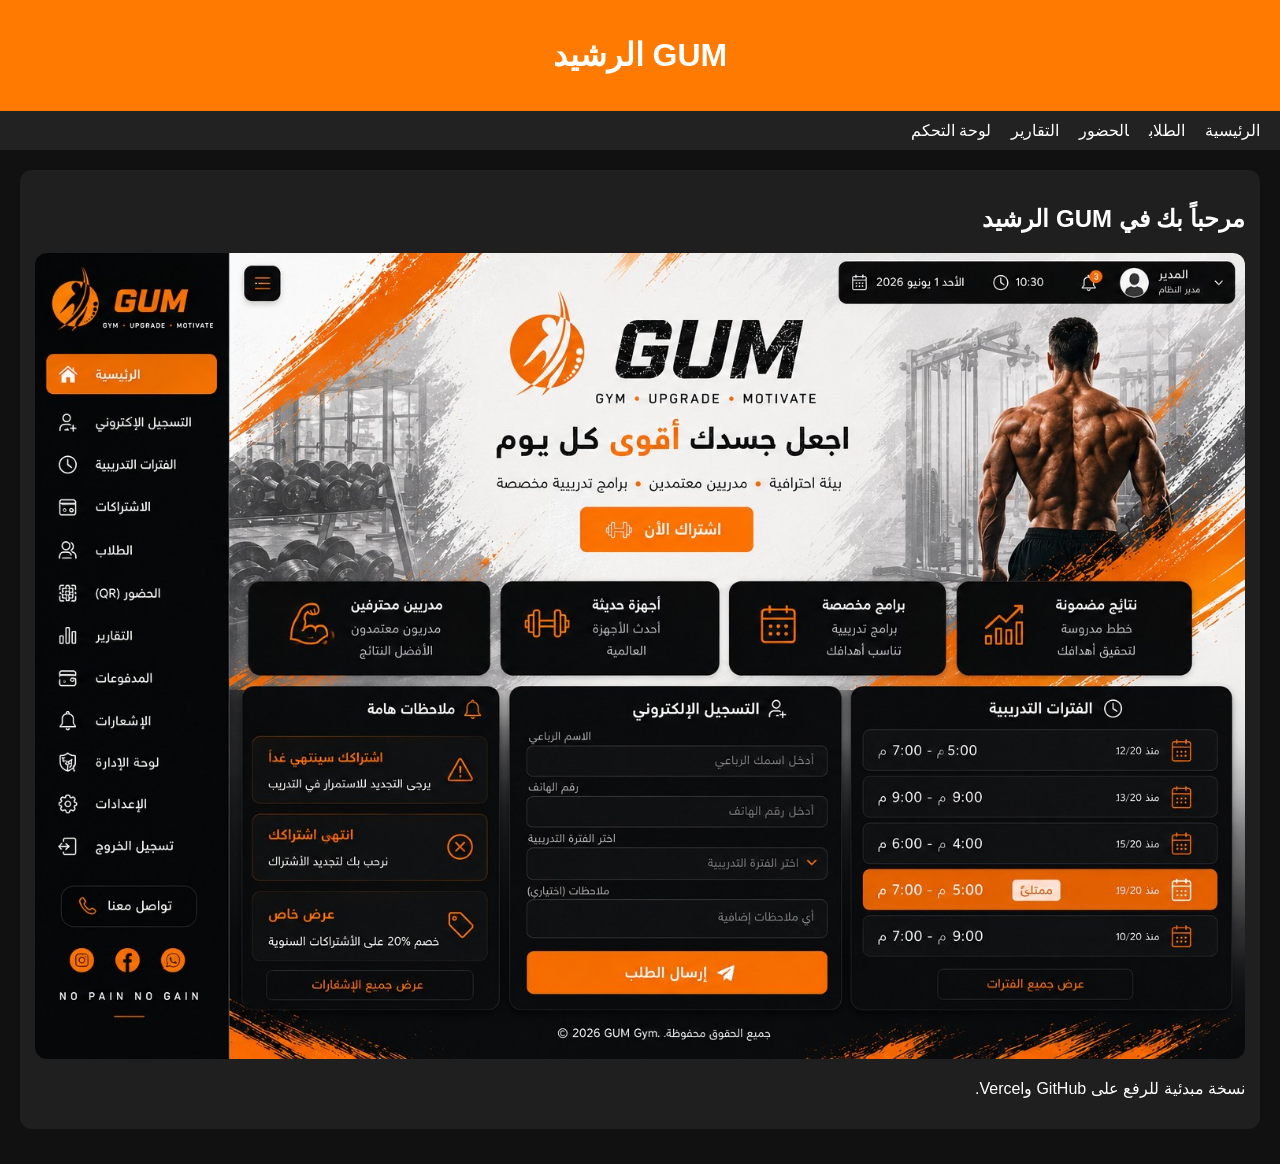
<file: index.html>
<!DOCTYPE html><html lang="ar" dir="rtl"><head><meta charset="UTF-8"><meta name="viewport" content="width=device-width,initial-scale=1"><title>الرئيسية</title><link rel="stylesheet" href="css/style.css"><script src="js/app.js"></script></head><body><header><h1>GUM الرشيد</h1></header><nav><a href="index.html">الرئيسية</a><a href="students.html">الطلاب</a><a href="attendance.html">الحضور</a><a href="reports.html">التقارير</a><a href="dashboard.html">لوحة التحكم</a></nav><div class="container"><div class="card"><h2>مرحباً بك في GUM الرشيد</h2><img src="assets/cover.png"><p>نسخة مبدئية للرفع على GitHub وVercel.</p></div></div></body></html>
</file>
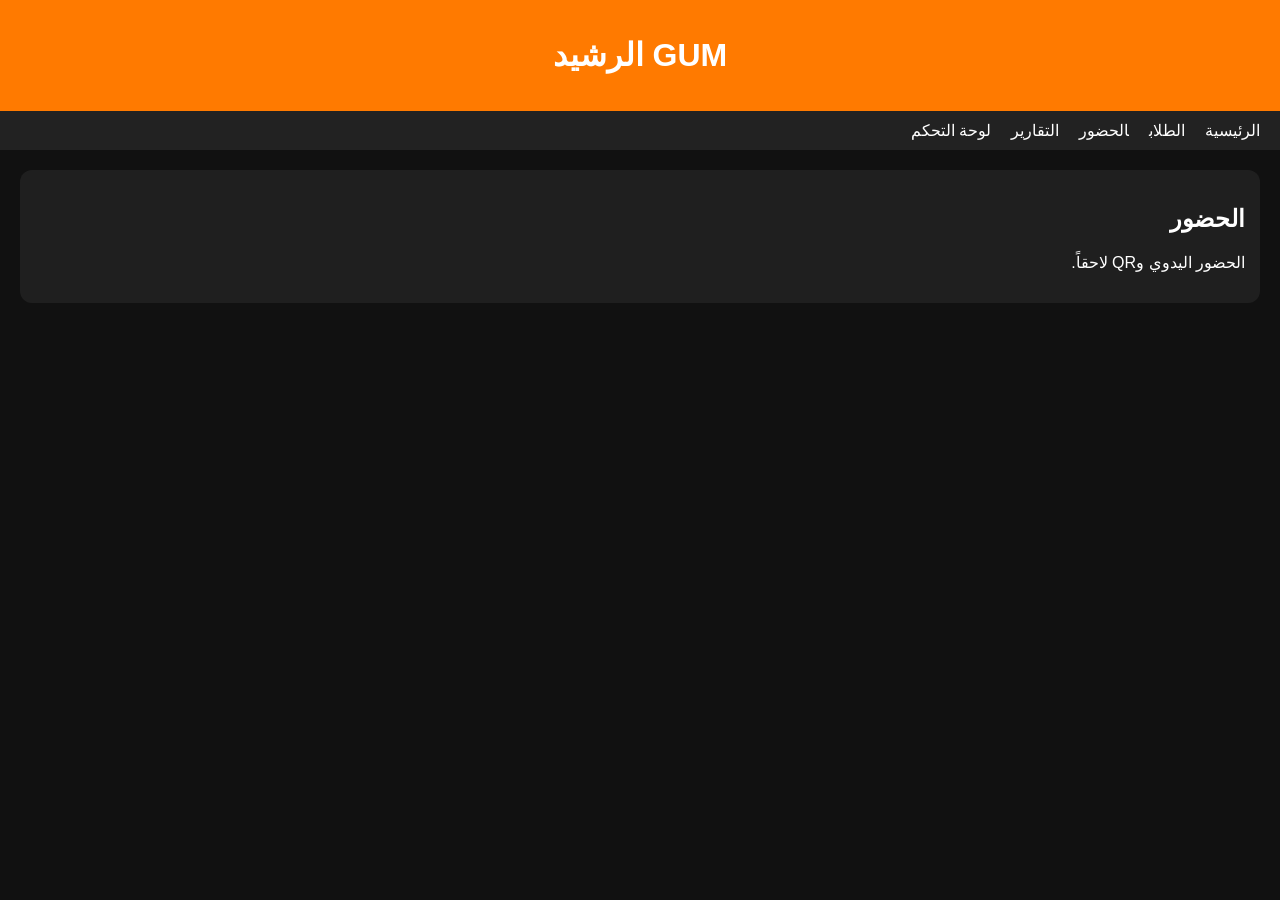
<file: attendance.html>
<!DOCTYPE html><html lang="ar" dir="rtl"><head><meta charset="UTF-8"><meta name="viewport" content="width=device-width,initial-scale=1"><title>الحضور</title><link rel="stylesheet" href="css/style.css"><script src="js/app.js"></script></head><body><header><h1>GUM الرشيد</h1></header><nav><a href="index.html">الرئيسية</a><a href="students.html">الطلاب</a><a href="attendance.html">الحضور</a><a href="reports.html">التقارير</a><a href="dashboard.html">لوحة التحكم</a></nav><div class="container"><div class="card"><h2>الحضور</h2><p>الحضور اليدوي وQR لاحقاً.</p></div></div></body></html>
</file>
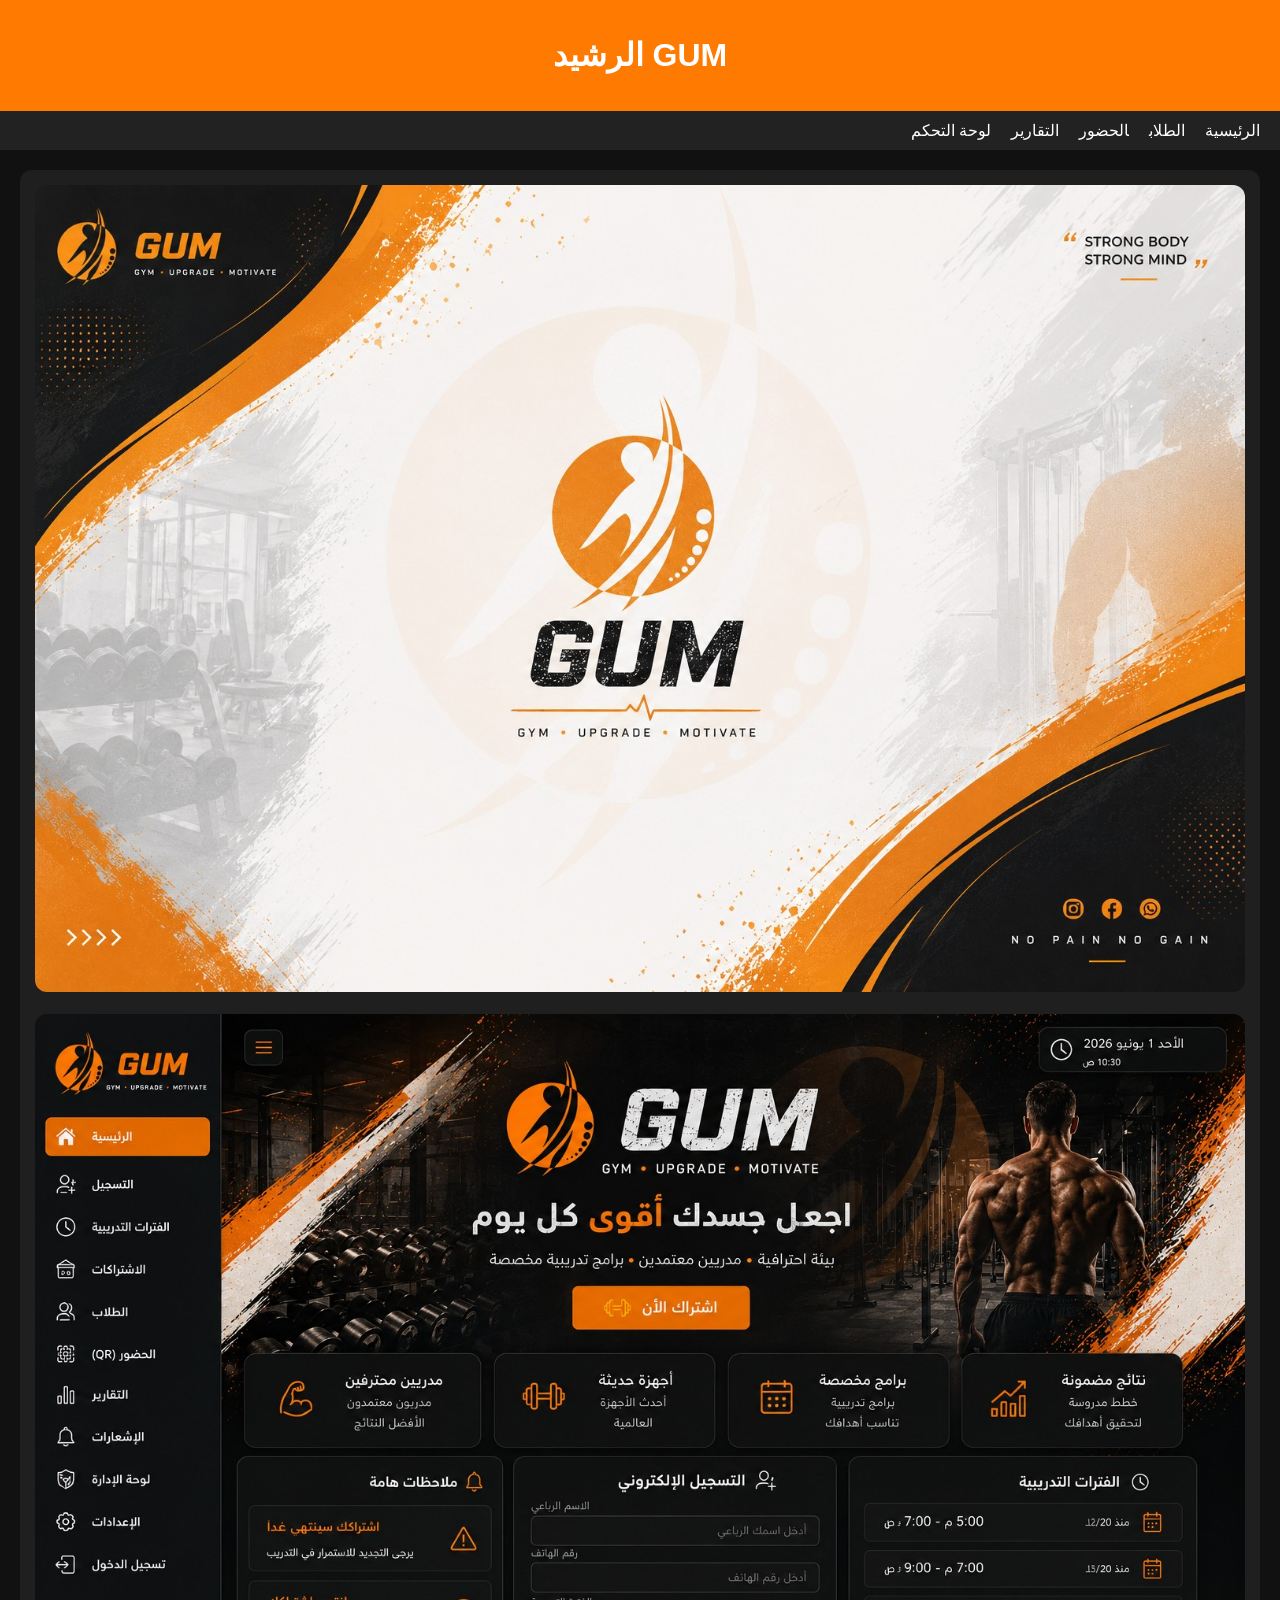
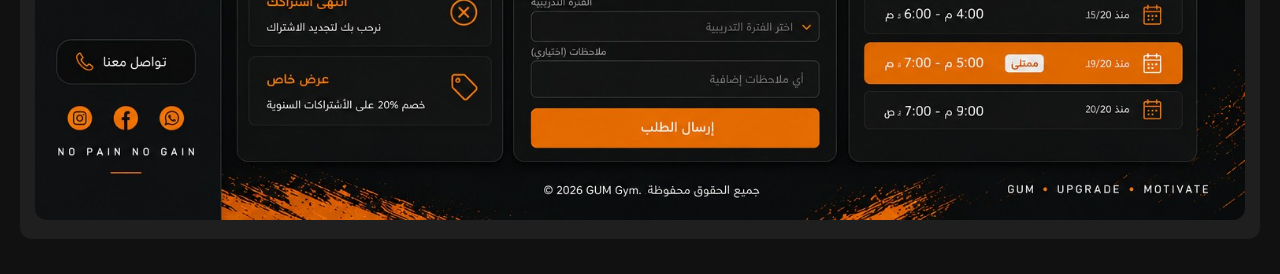
<file: dashboard.html>
<!DOCTYPE html><html lang="ar" dir="rtl"><head><meta charset="UTF-8"><meta name="viewport" content="width=device-width,initial-scale=1"><title>لوحة التحكم</title><link rel="stylesheet" href="css/style.css"><script src="js/app.js"></script></head><body><header><h1>GUM الرشيد</h1></header><nav><a href="index.html">الرئيسية</a><a href="students.html">الطلاب</a><a href="attendance.html">الحضور</a><a href="reports.html">التقارير</a><a href="dashboard.html">لوحة التحكم</a></nav><div class="container"><div class="card"><img src="assets/light_theme.png"><br><br><img src="assets/dark_theme.png"></div></div></body></html>
</file>
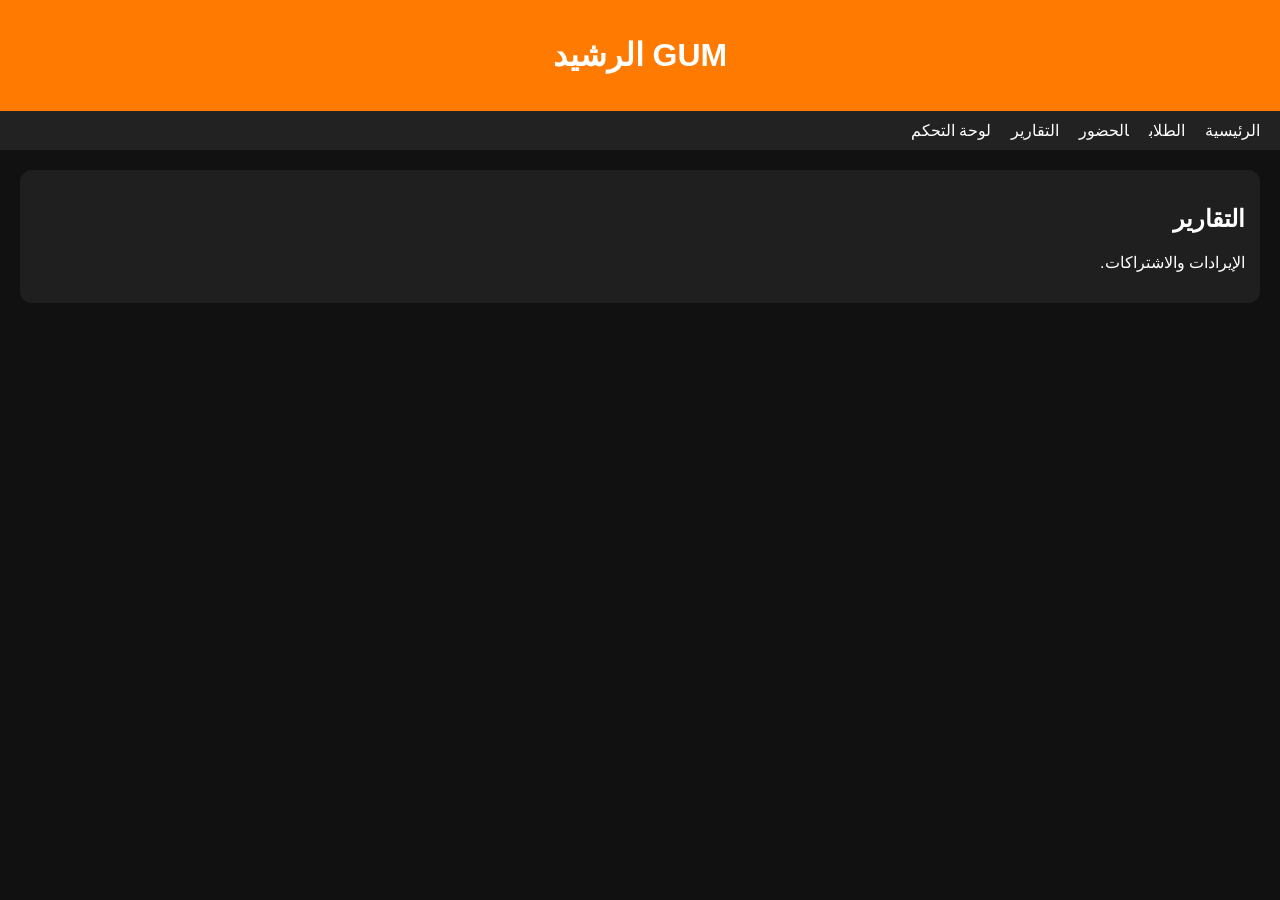
<file: reports.html>
<!DOCTYPE html><html lang="ar" dir="rtl"><head><meta charset="UTF-8"><meta name="viewport" content="width=device-width,initial-scale=1"><title>التقارير</title><link rel="stylesheet" href="css/style.css"><script src="js/app.js"></script></head><body><header><h1>GUM الرشيد</h1></header><nav><a href="index.html">الرئيسية</a><a href="students.html">الطلاب</a><a href="attendance.html">الحضور</a><a href="reports.html">التقارير</a><a href="dashboard.html">لوحة التحكم</a></nav><div class="container"><div class="card"><h2>التقارير</h2><p>الإيرادات والاشتراكات.</p></div></div></body></html>
</file>
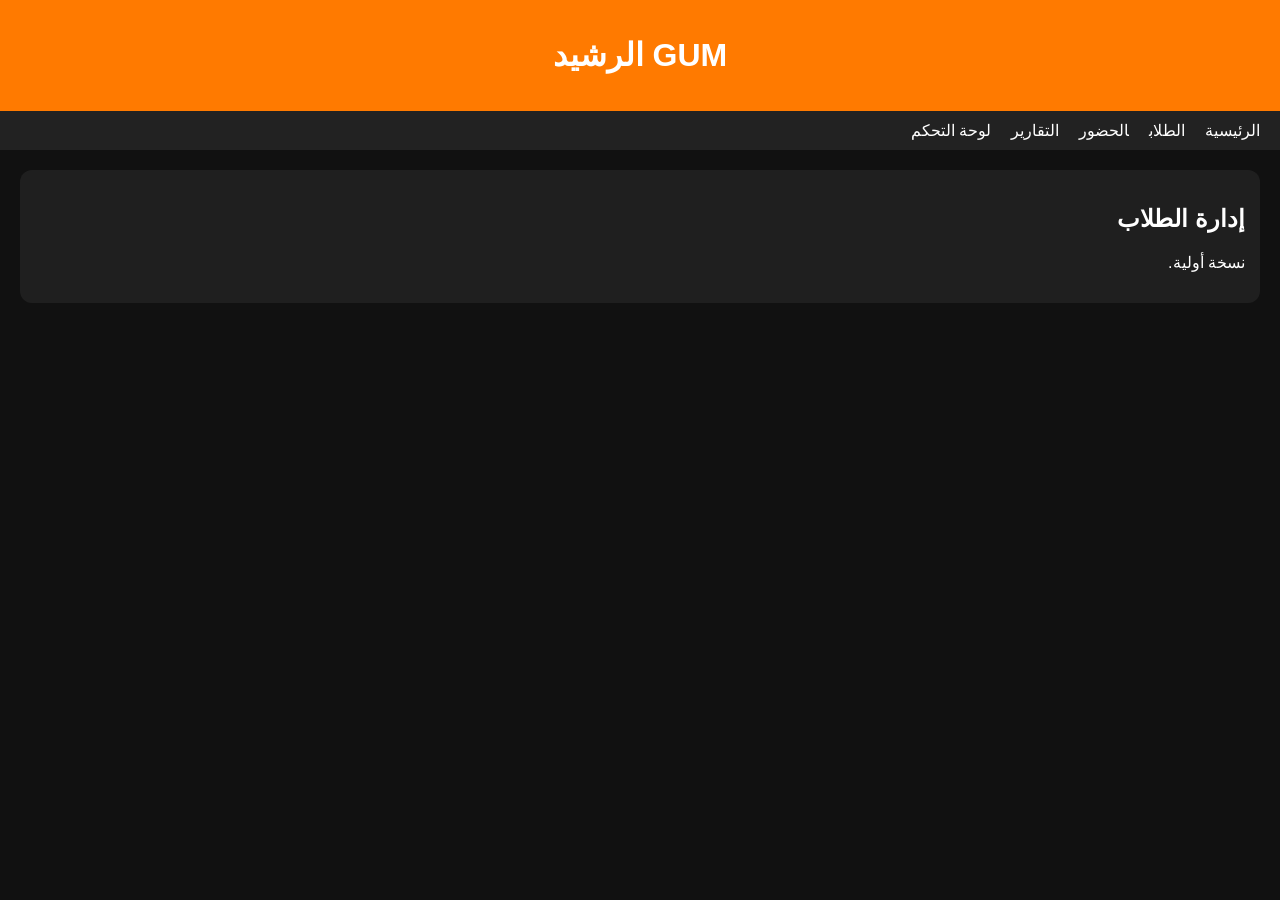
<file: students.html>
<!DOCTYPE html><html lang="ar" dir="rtl"><head><meta charset="UTF-8"><meta name="viewport" content="width=device-width,initial-scale=1"><title>الطلاب</title><link rel="stylesheet" href="css/style.css"><script src="js/app.js"></script></head><body><header><h1>GUM الرشيد</h1></header><nav><a href="index.html">الرئيسية</a><a href="students.html">الطلاب</a><a href="attendance.html">الحضور</a><a href="reports.html">التقارير</a><a href="dashboard.html">لوحة التحكم</a></nav><div class="container"><div class="card"><h2>إدارة الطلاب</h2><p>نسخة أولية.</p></div></div></body></html>
</file>
<file: css/style.css>
body{font-family:Arial;background:#111;color:#fff;margin:0}header{background:#ff7a00;padding:15px;text-align:center}nav{background:#222;padding:10px}nav a{color:#fff;text-decoration:none;margin:10px}.container{padding:20px}.card{background:#1f1f1f;padding:15px;border-radius:12px;margin-bottom:15px}input,select,button,textarea{width:100%;padding:10px;margin:6px 0;box-sizing:border-box}button{background:#ff7a00;color:#fff;border:none}img{max-width:100%;border-radius:12px}
</file>
